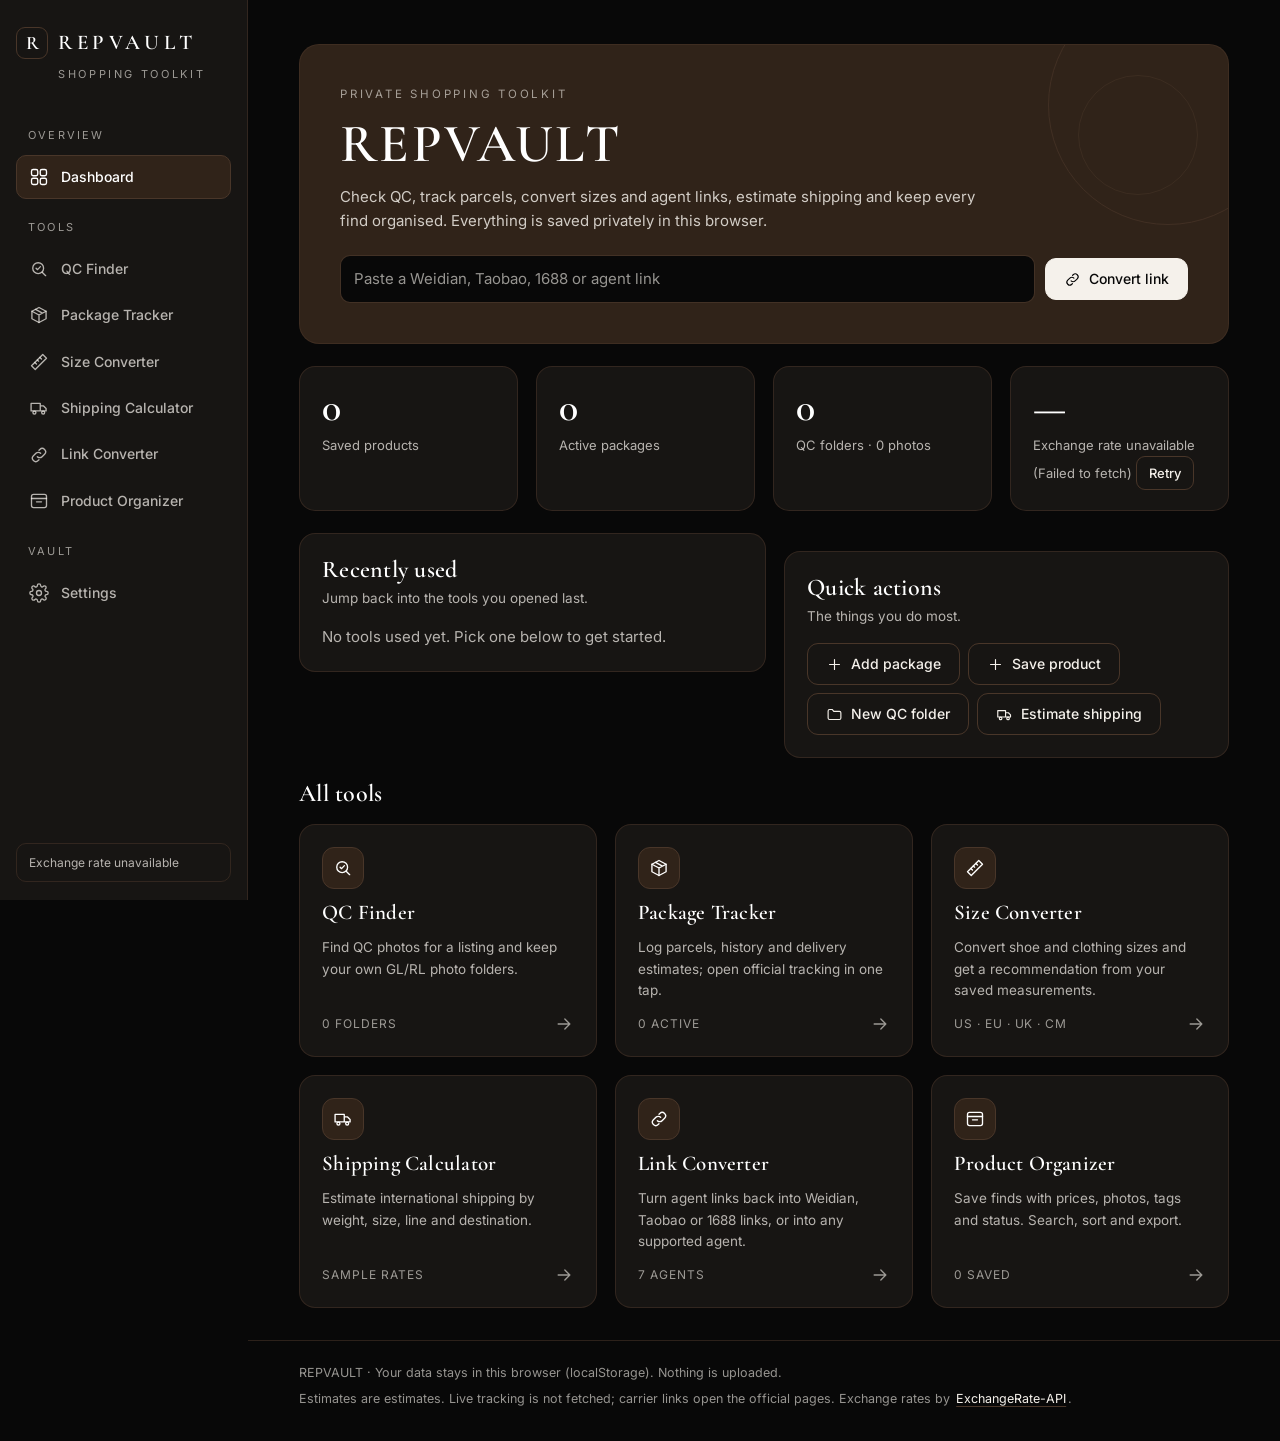
<file: index.html>
<!doctype html>
<html lang="en">
<head>
  <meta charset="utf-8">
  <meta name="viewport" content="width=device-width, initial-scale=1">
  <title>REPVAULT · Shopping Toolkit</title>
  <meta name="description" content="REPVAULT is a premium toolkit for agent shoppers: QC organizer, package tracker, size converter, shipping estimator, link converter and product organizer.">
  <meta name="theme-color" content="#080808">
  <meta property="og:type" content="website">
  <meta property="og:title" content="REPVAULT · Shopping Toolkit">
  <meta property="og:description" content="QC photos, packages, sizes, shipping estimates, agent links and saved products in one private vault.">
  <meta property="og:url" content="https://darenazhekbarovaboba-source.github.io/repvault/">
  <meta property="og:image" content="https://darenazhekbarovaboba-source.github.io/repvault/assets/og-image.png">
  <meta name="twitter:card" content="summary_large_image">
  <link rel="icon" href="assets/favicon.svg" type="image/svg+xml">
  <link rel="preconnect" href="https://fonts.googleapis.com">
  <link rel="preconnect" href="https://fonts.gstatic.com" crossorigin>
  <link href="https://fonts.googleapis.com/css2?family=Cormorant+Garamond:wght@500;600&family=Inter:wght@400;500;600&display=swap" rel="stylesheet">
  <link rel="stylesheet" href="css/styles.css">
</head>
<body>
  <a class="skip-link" href="#main">Skip to content</a>

  <header class="topbar">
    <button class="icon-btn menu-btn" id="menu-btn" type="button" aria-label="Open menu" aria-controls="sidebar" aria-expanded="false">
      <svg viewBox="0 0 24 24" aria-hidden="true"><path d="M4 7h16M4 12h16M4 17h16"/></svg>
    </button>
    <a class="brand brand--top" href="#/dashboard" aria-label="REPVAULT home"><span class="brand-mark" aria-hidden="true">R</span><span class="brand-word">REPVAULT</span></a>
    <span class="topbar-spacer"></span>
  </header>

  <div class="scrim" id="scrim" hidden></div>

  <aside class="sidebar" id="sidebar" aria-label="Primary">
    <a class="brand" href="#/dashboard" aria-label="REPVAULT home"><span class="brand-mark" aria-hidden="true">R</span><span class="brand-word">REPVAULT</span></a>
    <p class="brand-sub">Shopping toolkit</p>
    <nav class="nav" id="nav"></nav>
    <div class="sidebar-foot">
      <div class="fx-chip" id="fx-chip" aria-live="polite">Loading rate…</div>
    </div>
  </aside>

  <main id="main" class="main" tabindex="-1">
    <div id="view" class="view"></div>
    <footer class="footer">
      <p>REPVAULT · Your data stays in this browser (localStorage). Nothing is uploaded.</p>
      <p>Estimates are estimates. Live tracking is not fetched; carrier links open the official pages. Exchange rates by <a href="https://www.exchangerate-api.com" target="_blank" rel="noopener">ExchangeRate-API</a>.</p>
    </footer>
  </main>

  <p class="sr-only" id="route-announcer" aria-live="polite" aria-atomic="true"></p>
  <div class="toasts" id="toasts" role="status" aria-live="polite" aria-atomic="false"></div>

  <dialog class="modal" id="modal" aria-labelledby="modal-title">
    <form method="dialog" class="modal-inner" id="modal-form">
      <div class="modal-head">
        <h2 id="modal-title" class="modal-title"></h2>
        <button class="icon-btn" type="button" data-modal-close aria-label="Close">
          <svg viewBox="0 0 24 24" aria-hidden="true"><path d="M6 6l12 12M18 6L6 18"/></svg>
        </button>
      </div>
      <div class="modal-body" id="modal-body"></div>
      <div class="modal-actions" id="modal-actions"></div>
    </form>
  </dialog>

  <dialog class="lightbox" id="lightbox" aria-label="Photo viewer">
    <div class="lightbox-inner">
      <button class="icon-btn lb-close" type="button" id="lb-close" aria-label="Close viewer"><svg viewBox="0 0 24 24" aria-hidden="true"><path d="M6 6l12 12M18 6L6 18"/></svg></button>
      <button class="icon-btn lb-nav lb-prev" type="button" id="lb-prev" aria-label="Previous photo"><svg viewBox="0 0 24 24" aria-hidden="true"><path d="M15 5l-7 7 7 7"/></svg></button>
      <figure class="lb-figure"><img id="lb-img" alt=""><figcaption id="lb-cap"></figcaption></figure>
      <button class="icon-btn lb-nav lb-next" type="button" id="lb-next" aria-label="Next photo"><svg viewBox="0 0 24 24" aria-hidden="true"><path d="M9 5l7 7-7 7"/></svg></button>
    </div>
  </dialog>

  <noscript><p class="noscript">REPVAULT needs JavaScript to run.</p></noscript>

  <script src="js/core.js"></script>
  <script src="js/links.js"></script>
  <script src="js/tools/dashboard.js"></script>
  <script src="js/tools/qc.js"></script>
  <script src="js/tools/packages.js"></script>
  <script src="js/tools/sizes.js"></script>
  <script src="js/tools/shipping.js"></script>
  <script src="js/tools/converter.js"></script>
  <script src="js/tools/products.js"></script>
  <script src="js/tools/settings.js"></script>
  <script src="js/app.js"></script>
</body>
</html>
</file>
<file: css/styles.css>
/* REPVAULT — strict palette: #080808 #171513 #302319 #493629 #F5F1EB #FFFFFF */
:root {
  --black: #080808;
  --char: #171513;
  --brown: #302319;
  --warm: #493629;
  --off: #F5F1EB;
  --white: #FFFFFF;

  --text: var(--off);
  --text-strong: var(--white);
  --muted: rgba(245, 241, 235, 0.72);
  --faint: rgba(245, 241, 235, 0.6);
  --line: rgba(73, 54, 41, 0.9);
  --line-soft: rgba(73, 54, 41, 0.55);
  --overlay: rgba(8, 8, 8, 0.78);

  --radius: 16px;
  --radius-sm: 10px;
  --radius-xs: 7px;
  --sidebar-w: 248px;
  --topbar-h: 60px;
  --ease: cubic-bezier(.2, .7, .2, 1);
  --serif: "Cormorant Garamond", "Iowan Old Style", Georgia, serif;
  --sans: "Inter", ui-sans-serif, system-ui, -apple-system, "Segoe UI", Roboto, sans-serif;
  --mono: ui-monospace, SFMono-Regular, Menlo, Consolas, monospace;
}

*, *::before, *::after { box-sizing: border-box; }
html { -webkit-text-size-adjust: 100%; scroll-behavior: smooth; color-scheme: dark; color: var(--off); background: var(--black); scrollbar-color: var(--warm) var(--char); }
::-webkit-scrollbar { width: 10px; height: 10px; }
::-webkit-scrollbar-track { background: var(--char); }
::-webkit-scrollbar-thumb { background: var(--warm); border-radius: 10px; border: 2px solid var(--char); }
::-webkit-scrollbar-thumb:hover { background: var(--brown); }
::-webkit-scrollbar-corner { background: var(--char); }
body {
  margin: 0;
  background: var(--black);
  color: var(--text);
  font: 400 15px/1.6 var(--sans);
  -webkit-font-smoothing: antialiased;
  min-height: 100vh;
}
img { max-width: 100%; display: block; }
a { color: var(--off); text-underline-offset: 3px; text-decoration-color: var(--warm); }
a:hover { color: var(--white); text-decoration-color: var(--off); }
button, input, select, textarea { font: inherit; color: inherit; }
svg { width: 20px; height: 20px; fill: none; stroke: currentColor; stroke-width: 1.6; stroke-linecap: round; stroke-linejoin: round; flex: none; }
h1, h2, h3 { font-family: var(--serif); font-weight: 600; color: var(--text-strong); letter-spacing: .01em; margin: 0; line-height: 1.15; }
h1 { font-size: clamp(30px, 4vw, 44px); }
h2 { font-size: 24px; }
h3 { font-size: 19px; }
p { margin: 0; }
::selection { background: var(--warm); color: var(--white); }

:focus-visible { outline: 2px solid var(--off); outline-offset: 2px; border-radius: 6px; }

.skip-link {
  position: fixed; left: 12px; top: -60px; z-index: 100;
  background: var(--off); color: var(--black); padding: 10px 14px; border-radius: var(--radius-xs);
  font-weight: 600; text-decoration: none; transition: top .2s var(--ease);
}
.skip-link:focus { top: 12px; }
.sr-only { position: absolute !important; width: 1px; height: 1px; padding: 0; margin: -1px; overflow: hidden; clip: rect(0 0 0 0); white-space: nowrap; border: 0; }
.noscript { padding: 24px; text-align: center; }

/* ---------- Layout ---------- */
.topbar {
  display: none; position: sticky; top: 0; z-index: 30; height: var(--topbar-h);
  align-items: center; gap: 10px; padding: 0 14px;
  background: rgba(8, 8, 8, 0.92); border-bottom: 1px solid var(--line-soft);
  backdrop-filter: blur(10px);
}
.topbar-spacer { width: 40px; }
.brand { display: inline-flex; align-items: center; gap: 10px; text-decoration: none; color: var(--white); }
.brand--top { margin: 0 auto; }
.brand-mark {
  width: 32px; height: 32px; border-radius: 9px; display: grid; place-items: center;
  background: var(--char); border: 1px solid var(--warm); font-family: var(--serif); font-weight: 600; font-size: 19px;
}
.brand-word { font-family: var(--serif); font-weight: 600; font-size: 21px; letter-spacing: .22em; }
.brand-sub { color: var(--faint); font-size: 11px; letter-spacing: .24em; text-transform: uppercase; margin: 6px 0 26px 42px; }

.sidebar {
  position: fixed; inset: 0 auto 0 0; width: var(--sidebar-w); z-index: 40;
  background: var(--char); border-right: 1px solid var(--line-soft);
  padding: 26px 16px 18px; display: flex; flex-direction: column; overflow-y: auto;
}
.nav { display: flex; flex-direction: column; gap: 2px; }
.nav-group { color: var(--faint); font-size: 11px; letter-spacing: .2em; text-transform: uppercase; margin: 18px 12px 8px; }
.nav a {
  display: flex; align-items: center; gap: 12px; padding: 10px 12px; border-radius: var(--radius-sm);
  color: var(--muted); text-decoration: none; font-weight: 500; font-size: 14px;
  border: 1px solid transparent; transition: background .2s var(--ease), color .2s var(--ease), border-color .2s var(--ease);
}
.nav a:hover { background: rgba(48, 35, 25, .55); color: var(--white); }
.nav a[aria-current="page"] { background: var(--brown); color: var(--white); border-color: var(--warm); }
.sidebar-foot { margin-top: auto; padding-top: 18px; }
.fx-chip { font-size: 12px; color: var(--muted); border: 1px solid var(--line-soft); border-radius: var(--radius-sm); padding: 10px 12px; line-height: 1.45; }
.fx-chip strong { color: var(--white); font-weight: 600; }

.main { margin-left: var(--sidebar-w); min-height: 100vh; display: flex; flex-direction: column; outline: none; scroll-margin-top: 16px; }
.view { padding: 44px clamp(18px, 4vw, 56px) 32px; max-width: 1240px; width: 100%; flex: 1; min-width: 0; }
.view-enter { animation: rise .45s var(--ease) both; }
@keyframes rise { from { opacity: 0; transform: translateY(8px); } to { opacity: 1; transform: none; } }
.footer a { display: inline-block; min-height: 24px; line-height: 24px; padding: 0 2px; }
.footer { padding: 22px clamp(18px, 4vw, 56px) 30px; color: var(--faint); font-size: 12.5px; border-top: 1px solid var(--line-soft); display: grid; gap: 4px; max-width: 1240px; }

.scrim { position: fixed; inset: 0; background: var(--overlay); z-index: 35; }

@media (max-width: 960px) {
  .topbar { display: flex; }
  .sidebar { transform: translateX(-102%); transition: transform .3s var(--ease); box-shadow: none; }
  .sidebar.open { transform: none; }
  .sidebar .brand { display: none; }
  .brand-sub { margin: 0 0 14px 12px; }
  .main { margin-left: 0; scroll-margin-top: calc(var(--topbar-h) + 12px); }
  .view { padding-top: 28px; }
}

/* ---------- Page header ---------- */
.page-head { display: flex; flex-wrap: wrap; align-items: flex-end; justify-content: space-between; gap: 16px; margin-bottom: 28px; }
.eyebrow { color: var(--faint); font-size: 11.5px; letter-spacing: .24em; text-transform: uppercase; margin-bottom: 10px; display: block; }
.lede { color: var(--muted); max-width: 640px; margin-top: 10px; }
.page-actions { display: flex; flex-wrap: wrap; gap: 10px; }

/* ---------- Cards / grids ---------- */
.card {
  background: var(--char); border: 1px solid var(--line-soft); border-radius: var(--radius);
  padding: 22px; min-width: 0;
}
.card + .card { margin-top: 18px; }
.card-head { display: flex; align-items: center; justify-content: space-between; gap: 12px; margin-bottom: 16px; flex-wrap: wrap; }
.card-sub { color: var(--muted); font-size: 13.5px; margin-top: 4px; }
.grid { display: grid; gap: 18px; }
.grid-2 { grid-template-columns: repeat(2, minmax(0, 1fr)); }
.grid-3 { grid-template-columns: repeat(3, minmax(0, 1fr)); }
.grid-4 { grid-template-columns: repeat(4, minmax(0, 1fr)); }
.split { display: grid; grid-template-columns: minmax(0, 1.05fr) minmax(0, 1fr); gap: 18px; align-items: start; }
@media (max-width: 1100px) { .grid-4 { grid-template-columns: repeat(2, minmax(0, 1fr)); } .grid-3 { grid-template-columns: repeat(2, minmax(0, 1fr)); } }
@media (max-width: 820px) { .split, .grid-2 { grid-template-columns: minmax(0, 1fr); } }
@media (max-width: 560px) { .grid-3, .grid-4 { grid-template-columns: minmax(0, 1fr); } .grid-4.stats { grid-template-columns: repeat(2, minmax(0, 1fr)); gap: 12px; } .grid-4.stats .stat-num { font-size: 32px; } .card { padding: 18px; } }
.stack { display: grid; gap: 14px; }
.row { display: flex; gap: 10px; align-items: center; flex-wrap: wrap; }
.row-end { justify-content: flex-end; }
.spacer { flex: 1; }
.divider { height: 1px; background: var(--line-soft); color: var(--warm); border: 0; border-color: transparent; margin: 18px 0; }

/* Tool tiles */
.tile {
  display: flex; flex-direction: column; gap: 12px; text-decoration: none; color: var(--text);
  background: var(--char); border: 1px solid var(--line-soft); border-radius: var(--radius); padding: 22px;
  transition: transform .25s var(--ease), border-color .25s var(--ease), background .25s var(--ease);
  min-width: 0;
}
.tile:hover { transform: translateY(-3px); border-color: var(--warm); background: rgba(48, 35, 25, .45); color: var(--text); }
.tile-icon { width: 42px; height: 42px; border-radius: 12px; display: grid; place-items: center; background: var(--brown); border: 1px solid var(--warm); color: var(--white); }
.tile h3 { font-size: 21px; }
.tile p { color: var(--muted); font-size: 13.5px; }
.tile-meta { margin-top: auto; color: var(--faint); font-size: 12px; letter-spacing: .08em; text-transform: uppercase; display: flex; justify-content: space-between; align-items: center; }

.stat { background: var(--char); border: 1px solid var(--line-soft); border-radius: var(--radius); padding: 20px 22px; }
.stat-num { font-family: var(--serif); font-size: 40px; font-weight: 600; color: var(--white); line-height: 1; }
.stat-label { color: var(--muted); font-size: 13px; margin-top: 8px; }

.hero {
  border: 1px solid var(--line-soft); border-radius: calc(var(--radius) + 4px); padding: clamp(24px, 4vw, 40px);
  background: var(--brown); position: relative; overflow: hidden; margin-bottom: 22px;
}
.hero::after { content: ""; position: absolute; right: -60px; top: -60px; width: 240px; height: 240px; border-radius: 50%; border: 1px solid var(--warm); opacity: .7; }
.hero::before { content: ""; position: absolute; right: 30px; top: 30px; width: 120px; height: 120px; border-radius: 50%; border: 1px solid var(--warm); opacity: .5; }
.hero h1 { font-size: clamp(34px, 5vw, 54px); letter-spacing: .04em; }
.hero .lede { color: rgba(245, 241, 235, .82); }
.hero .row { margin-top: 22px; position: relative; z-index: 1; }

/* ---------- Forms ---------- */
.field { display: grid; gap: 6px; min-width: 0; }
.field > span, .label { font-size: 12.5px; font-weight: 500; color: var(--muted); letter-spacing: .02em; }
.hint { font-size: 12.5px; color: var(--faint); }
.input, .select, .textarea {
  width: 100%; background: var(--black); border: 1px solid var(--line); border-radius: var(--radius-sm);
  padding: 11px 13px; color: var(--white); min-height: 44px; transition: border-color .2s var(--ease), background .2s var(--ease);
}
.textarea { min-height: 96px; resize: vertical; line-height: 1.5; }
.input::placeholder, .textarea::placeholder { color: var(--faint); opacity: 1; }
.input:hover, .select:hover, .textarea:hover { border-color: rgba(245, 241, 235, .35); }
.input:focus, .select:focus, .textarea:focus { outline: none; border-color: var(--off); background: var(--black); }
.input[aria-invalid="true"], .textarea[aria-invalid="true"] { border-color: var(--off); border-style: dashed; }
.select { appearance: none; padding-right: 36px; background-image: url("data:image/svg+xml,%3Csvg xmlns='http://www.w3.org/2000/svg' viewBox='0 0 24 24' fill='none' stroke='%23F5F1EB' stroke-width='1.8' stroke-linecap='round'%3E%3Cpath d='M6 9l6 6 6-6'/%3E%3C/svg%3E"); background-repeat: no-repeat; background-position: right 12px center; background-size: 16px; }
.select option { background: var(--char); color: var(--off); }
.field-error { font-size: 12.5px; color: var(--white); display: flex; gap: 6px; align-items: center; }
.field-error::before { content: "!"; display: inline-grid; place-items: center; width: 16px; height: 16px; border-radius: 50%; border: 1px solid var(--off); font-size: 11px; font-weight: 700; }
.form-grid { display: grid; gap: 14px; grid-template-columns: repeat(2, minmax(0, 1fr)); }
.form-grid .full { grid-column: 1 / -1; }
@media (max-width: 560px) { .form-grid { grid-template-columns: minmax(0, 1fr); } }
.input-group { display: flex; gap: 8px; }
.input-group .input { flex: 1; min-width: 0; }
input[type="file"].input { padding: 9px; }
input[type="file"]::file-selector-button { background: var(--brown); color: var(--off); border: 1px solid var(--warm); border-radius: 8px; padding: 6px 12px; margin-right: 10px; cursor: pointer; }
input[type="date"]::-webkit-calendar-picker-indicator { filter: invert(.9); }
input[type="checkbox"] { accent-color: var(--off); width: 18px; height: 18px; }

/* Segmented */
.seg { display: inline-flex; padding: 3px; background: var(--black); border: 1px solid var(--line); border-radius: 12px; gap: 2px; flex-wrap: wrap; }
.seg button { border: 0; background: transparent; color: var(--muted); padding: 7px 14px; border-radius: 9px; cursor: pointer; font-size: 13px; font-weight: 500; min-height: 38px; transition: background .2s var(--ease), color .2s var(--ease); }
.seg button:hover { color: var(--white); }
.seg button[aria-pressed="true"], .seg button[aria-selected="true"] { background: var(--off); color: var(--black); }

/* ---------- Buttons ---------- */
.btn {
  position: relative; display: inline-flex; align-items: center; justify-content: center; gap: 8px; min-height: 42px;
  padding: 0 18px; border-radius: 11px; border: 1px solid var(--warm); background: transparent; color: var(--off);
  font-weight: 500; font-size: 14px; cursor: pointer; text-decoration: none; white-space: nowrap;
  transition: background .2s var(--ease), border-color .2s var(--ease), color .2s var(--ease), transform .15s var(--ease);
}
.btn:hover { background: var(--brown); border-color: rgba(245, 241, 235, .4); color: var(--white); }
.btn:active { transform: translateY(1px); }
.btn svg { width: 17px; height: 17px; }
.btn-primary { background: var(--off); color: var(--black); border-color: var(--off); }
.btn-primary:hover { background: var(--white); color: var(--black); border-color: var(--white); }
.btn-ghost { border-color: transparent; }
.btn-ghost:hover { border-color: var(--line); }
.btn-sm { min-height: 34px; padding: 0 12px; font-size: 13px; border-radius: 9px; }
.btn-danger:hover { background: var(--off); color: var(--black); border-color: var(--off); }
.btn[disabled], .btn[aria-busy="true"] { opacity: .55; cursor: not-allowed; pointer-events: none; }
.icon-btn { width: 40px; height: 40px; display: inline-grid; place-items: center; border-radius: 10px; border: 1px solid transparent; background: transparent; color: var(--off); cursor: pointer; transition: background .2s var(--ease), border-color .2s var(--ease); }
.icon-btn:hover { background: var(--brown); border-color: var(--warm); }

.spinner { width: 16px; height: 16px; border-radius: 50%; border: 2px solid rgba(245, 241, 235, .25); border-top-color: var(--off); animation: spin .8s linear infinite; display: inline-block; flex: none; }
@keyframes spin { to { transform: rotate(360deg); } }
.skeleton { background: var(--brown); border-radius: 8px; animation: pulse 1.4s ease-in-out infinite; min-height: 14px; }
@keyframes pulse { 50% { opacity: .5; } }

/* ---------- Badges / status (palette-only, distinguished by fill/border/weight) ---------- */
.badge {
  display: inline-flex; align-items: center; gap: 6px; padding: 3px 10px; border-radius: 999px;
  font-size: 12px; font-weight: 500; border: 1px solid var(--warm); color: var(--off); background: transparent; white-space: nowrap; line-height: 1.5;
}
.badge-solid { background: var(--off); color: var(--black); border-color: var(--off); font-weight: 600; }
.badge-brown { background: var(--brown); border-color: var(--warm); }
.badge-dashed { border-style: dashed; border-color: var(--off); font-weight: 600; }
.badge-muted { color: var(--muted); border-color: var(--line-soft); }
.badge .dot { width: 6px; height: 6px; border-radius: 50%; background: currentColor; }
.badge-ring .dot { background: transparent; border: 1.5px solid currentColor; width: 8px; height: 8px; }

/* ---------- Notices ---------- */
.notice { display: flex; gap: 12px; align-items: flex-start; border: 1px solid var(--line); background: rgba(48, 35, 25, .5); border-radius: var(--radius-sm); padding: 12px 14px; font-size: 13.5px; color: var(--muted); }
.notice svg { margin-top: 2px; color: var(--off); }
.notice strong { color: var(--white); font-weight: 600; }
.notice-error { border-style: dashed; border-color: var(--off); color: var(--off); background: transparent; }

.empty { text-align: center; padding: 42px 20px; color: var(--muted); border: 1px dashed var(--line); border-radius: var(--radius); }
.empty h3 { margin-bottom: 6px; }
.empty .btn { margin-top: 16px; }
.empty-icon { width: 52px; height: 52px; margin: 0 auto 14px; border-radius: 14px; display: grid; place-items: center; border: 1px solid var(--warm); background: var(--brown); color: var(--white); }

/* ---------- Tables ---------- */
.table-wrap { position: relative; overflow-x: auto; border: 1px solid var(--line-soft); border-radius: var(--radius-sm); }
table { width: 100%; border-collapse: collapse; font-size: 13.5px; }
th, td { padding: 10px 12px; text-align: left; border-bottom: 1px solid var(--line-soft); white-space: nowrap; }
table.wrap-cells th, table.wrap-cells td { white-space: normal; }
.table-wrap.has-overflow { border-right: 2px solid var(--off); }
.scroll-hint { display: none; font-size: 12px; color: var(--faint); margin: 0 0 6px; text-align: right; }
.scroll-hint.show { display: block; }
@media (max-width: 600px) { th, td { padding: 8px 9px; } table.compact th, table.compact td { white-space: normal; } }
th { color: var(--faint); font-weight: 500; font-size: 11.5px; letter-spacing: .12em; text-transform: uppercase; background: rgba(48, 35, 25, .35); }
tr:last-child td { border-bottom: 0; }
tr.is-hit td { background: var(--brown); color: var(--white); font-weight: 600; }
td .input { min-height: 36px; padding: 6px 9px; min-width: 76px; }
.num { font-variant-numeric: tabular-nums; }

/* ---------- Lists / items ---------- */
.list { display: grid; gap: 12px; }
.item { background: var(--char); border: 1px solid var(--line-soft); border-radius: var(--radius); padding: 18px; display: grid; gap: 12px; transition: border-color .2s var(--ease); min-width: 0; }
.item:hover { border-color: var(--warm); }
.item-head { display: flex; gap: 12px; align-items: flex-start; justify-content: space-between; flex-wrap: wrap; }
.item-title { font-family: var(--serif); font-size: 21px; font-weight: 600; color: var(--white); overflow-wrap: anywhere; }
.item-meta { color: var(--muted); font-size: 13px; display: flex; flex-wrap: wrap; gap: 6px 14px; }
.mono { font-family: var(--mono); font-size: 13px; overflow-wrap: anywhere; }
.actions { display: flex; flex-wrap: wrap; gap: 8px; }

.timeline { list-style: none; margin: 0; padding: 0 0 0 4px; display: grid; gap: 10px; }
.timeline li { position: relative; padding-left: 20px; font-size: 13.5px; }
.timeline li::before { content: ""; position: absolute; left: 0; top: 7px; width: 8px; height: 8px; border-radius: 50%; border: 1.5px solid var(--off); }
.timeline li:first-child::before { background: var(--off); }
.timeline li:not(:last-child)::after { content: ""; position: absolute; left: 3.5px; top: 18px; bottom: -10px; width: 1px; background: var(--warm); }
.overdue { color: var(--white); font-weight: 600; text-decoration: underline; text-decoration-style: dashed; text-decoration-color: var(--off); text-underline-offset: 4px; }
.overdue svg { color: var(--white); }
.timeline time { color: var(--faint); font-size: 12px; display: block; }
.timeline p { overflow-wrap: anywhere; }

/* Products */
.products.grid-view { display: grid; gap: 16px; grid-template-columns: repeat(auto-fill, minmax(230px, 1fr)); }
.products.list-view { display: grid; gap: 12px; }
.pcard { background: var(--char); border: 1px solid var(--line-soft); border-radius: var(--radius); overflow: hidden; display: flex; flex-direction: column; transition: transform .25s var(--ease), border-color .25s var(--ease); min-width: 0; }
.pcard:hover { border-color: var(--warm); transform: translateY(-2px); }
.pcard-img { aspect-ratio: 4 / 3; background: var(--brown); display: grid; place-items: center; color: var(--faint); overflow: hidden; border: 0; padding: 0; width: 100%; cursor: pointer; }
.pcard-img img { width: 100%; height: 100%; object-fit: cover; }
.pcard-img.is-empty { cursor: default; }
.pcard-body { padding: 16px; display: grid; gap: 8px; flex: 1; align-content: start; }
.pcard-title { font-family: var(--serif); font-size: 20px; font-weight: 600; color: var(--white); line-height: 1.2; overflow-wrap: anywhere; }
.price { font-variant-numeric: tabular-nums; color: var(--white); font-weight: 600; }
.price small { color: var(--muted); font-weight: 400; margin-left: 6px; }
.tags { display: flex; flex-wrap: wrap; gap: 6px; }
.pcard-foot { padding: 12px 16px; border-top: 1px solid var(--line-soft); display: flex; gap: 6px; flex-wrap: wrap; }
.list-view .pcard { flex-direction: row; }
.list-view .pcard-img { width: 150px; aspect-ratio: auto; min-height: 120px; flex: none; }
.list-view .pcard-foot { border-top: 0; border-left: 1px solid var(--line-soft); flex-direction: column; justify-content: center; }
@media (max-width: 640px) {
  .list-view .pcard { flex-direction: column; }
  .list-view .pcard-img { width: 100%; aspect-ratio: 16 / 9; }
  .list-view .pcard-foot { border-left: 0; border-top: 1px solid var(--line-soft); flex-direction: row; }
}

/* Photos */
.photos { display: grid; grid-template-columns: repeat(auto-fill, minmax(96px, 1fr)); gap: 10px; }
.photo { position: relative; aspect-ratio: 1; border-radius: var(--radius-sm); overflow: hidden; border: 1px solid var(--line-soft); background: var(--brown); }
.photo > button.photo-open { border: 0; padding: 0; width: 100%; height: 100%; cursor: zoom-in; background: none; }
.photo img { width: 100%; height: 100%; object-fit: cover; }
.photo .photo-del { position: absolute; top: 5px; right: 5px; width: 30px; height: 30px; border-radius: 8px; background: var(--overlay); border: 1px solid var(--warm); color: var(--off); display: grid; place-items: center; cursor: pointer; }
.photo .photo-del svg { width: 15px; height: 15px; }
.photo .photo-del:hover { background: var(--off); color: var(--black); }

/* Results */
.result { border: 1px solid var(--warm); border-radius: var(--radius-sm); padding: 16px; background: var(--black); display: grid; gap: 10px; }
.kv { display: grid; grid-template-columns: max-content 1fr; gap: 6px 14px; font-size: 13.5px; }
.kv dt { color: var(--faint); }
.kv dd { margin: 0; color: var(--white); overflow-wrap: anywhere; min-width: 0; }
.big-num { font-family: var(--serif); font-size: 44px; font-weight: 600; color: var(--white); line-height: 1; font-variant-numeric: tabular-nums; }
.out-line { display: grid; grid-template-columns: minmax(0, 1fr) auto; gap: 8px; align-items: center; padding: 10px 12px; border: 1px solid var(--line-soft); border-radius: var(--radius-sm); background: var(--black); }
.out-line .mono { font-size: 12.5px; color: var(--off); }

/* ---------- Toasts ---------- */
/* Desktop: toasts sit in the empty lower sidebar, never over page controls. Mobile: under the top bar. Never intercept clicks. */
.toasts { position: fixed; left: 16px; bottom: 96px; z-index: 90; display: grid; gap: 10px; width: calc(var(--sidebar-w) - 32px); pointer-events: none; align-content: end; }
.toast {
  display: flex; gap: 10px; align-items: flex-start; padding: 13px 14px; border-radius: 12px;
  background: var(--char); border: 1px solid var(--warm); color: var(--off); font-size: 13.5px;
  box-shadow: 0 12px 30px rgba(8, 8, 8, .6); animation: toastIn .3s var(--ease) both; font-size: 13px;
}
.toast.is-error { border-style: dashed; border-color: var(--off); }
.toast.is-success { background: var(--off); color: var(--black); border-color: var(--off); }
.toast.leaving { animation: toastOut .25s var(--ease) both; }
.toast-msg { flex: 1; overflow-wrap: anywhere; }
@keyframes toastIn { from { opacity: 0; transform: translateY(-10px); } to { opacity: 1; transform: none; } }
@keyframes toastOut { to { opacity: 0; transform: translateY(-6px); } }

/* ---------- Modal ---------- */
dialog { padding: 0; border: 0; background: transparent; color: var(--off); max-width: none; max-height: none; }
dialog::backdrop { background: var(--overlay); backdrop-filter: blur(3px); }
.modal { width: min(620px, calc(100vw - 24px)); }
.modal[open] { animation: rise .3s var(--ease) both; }
.modal-inner { background: var(--char); border: 1px solid var(--warm); border-radius: calc(var(--radius) + 2px); max-height: calc(100vh - 40px); display: flex; flex-direction: column; overflow: hidden; }
.modal-head { display: flex; align-items: center; justify-content: space-between; gap: 12px; padding: 18px 20px; border-bottom: 1px solid var(--line-soft); }
.modal-body { padding: 20px; overflow-y: auto; display: grid; gap: 14px; }
.modal-body p { color: var(--muted); }
.modal-actions { display: flex; gap: 10px; justify-content: flex-end; padding: 16px 20px; border-top: 1px solid var(--line-soft); flex-wrap: wrap; }
.modal-actions:empty { display: none; }

.lightbox { width: 100vw; height: 100vh; }
.lightbox[open] { display: grid; }
.lightbox::backdrop { background: rgba(8, 8, 8, .94); }
.lightbox-inner { position: relative; width: 100%; height: 100%; display: grid; grid-template-columns: auto 1fr auto; align-items: center; gap: 8px; padding: 56px 12px 24px; }
.lb-figure { margin: 0; display: grid; justify-items: center; gap: 10px; min-width: 0; height: 100%; align-content: center; }
.lb-figure img { max-height: calc(100vh - 140px); max-width: 100%; object-fit: contain; border-radius: var(--radius-sm); border: 1px solid var(--warm); }
.lb-figure figcaption { color: var(--muted); font-size: 13px; text-align: center; }
.lb-close { position: absolute; top: 10px; right: 12px; }
.lb-nav { width: 46px; height: 46px; border-color: var(--warm); }

/* ---------- Misc ---------- */
.kbd { font-family: var(--mono); font-size: 12px; padding: 1px 6px; border: 1px solid var(--warm); border-radius: 5px; }
.muted { color: var(--muted); }
.faint { color: var(--faint); }
.strong { color: var(--white); font-weight: 600; }
.small { font-size: 12.5px; }
.center { text-align: center; }
.wrap-anywhere { overflow-wrap: anywhere; }
.hidden { display: none !important; }
.chip-list { display: flex; flex-wrap: wrap; gap: 8px; }
.chip { display: inline-flex; align-items: center; gap: 8px; padding: 8px 12px; border: 1px solid var(--line-soft); border-radius: 999px; color: var(--off); text-decoration: none; font-size: 13px; background: var(--char); transition: border-color .2s var(--ease); }
.chip:hover { border-color: var(--warm); color: var(--white); }
.chip svg { width: 16px; height: 16px; }
.notfound { text-align: center; padding: 60px 20px; }
.notfound .big-num { font-size: 96px; margin-bottom: 10px; }

@media (max-width: 960px) {
  .toasts { top: calc(var(--topbar-h) + 10px); bottom: auto; left: auto; right: 12px; width: min(360px, calc(100vw - 24px)); align-content: start; }
}

@media (prefers-reduced-motion: reduce) {
  *, *::before, *::after { animation-duration: .001ms !important; animation-iteration-count: 1 !important; transition-duration: .001ms !important; scroll-behavior: auto !important; }
}
</file>
